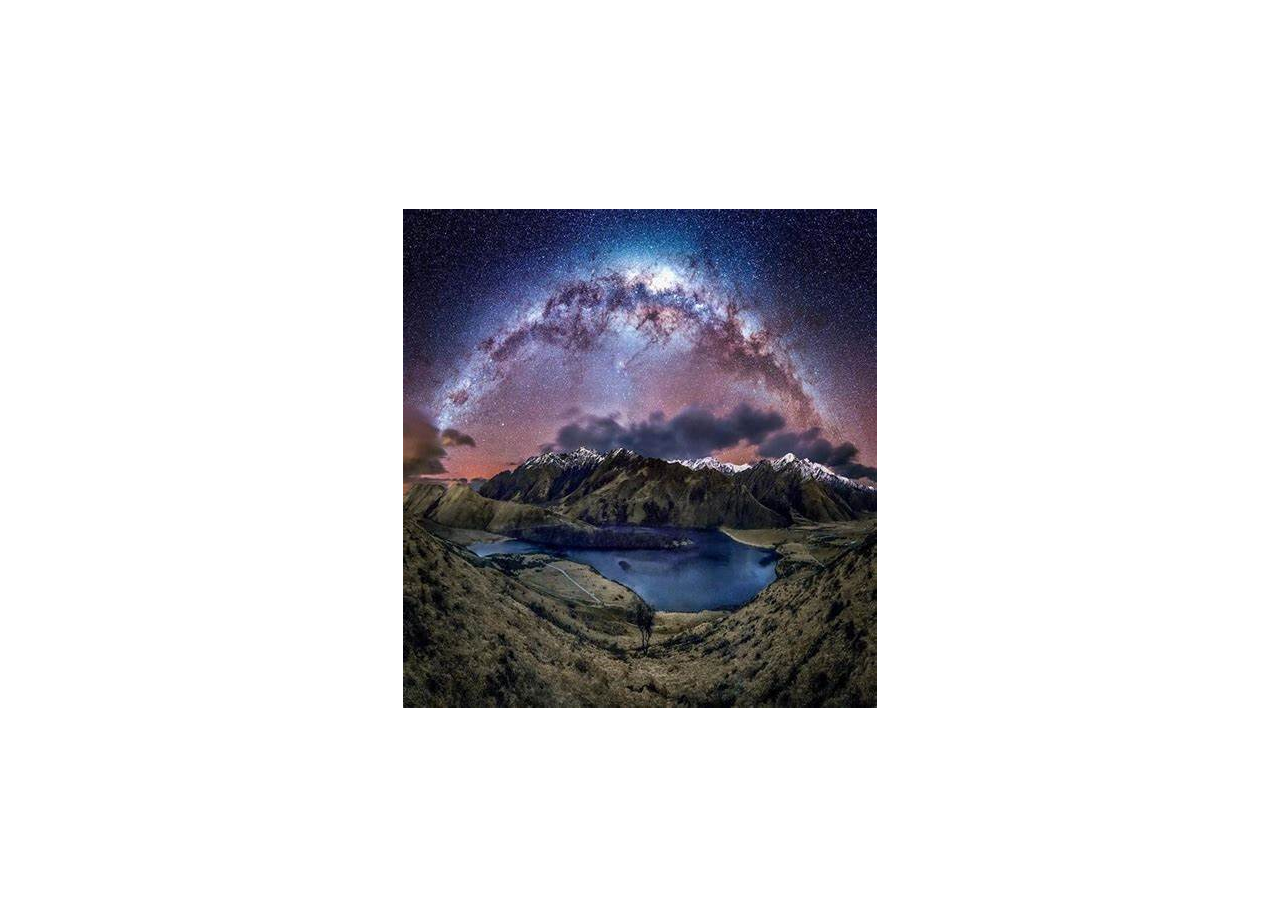
<file: problema_1/index.html>
<!DOCTYPE html>
<html lang="en">
<head>
    <meta charset="UTF-8">
    <meta name="viewport" content="width=device-width, initial-scale=1.0">
    <link rel="stylesheet" href="assets/css/styles.css">
    <title>Ejercicio 1</title>
</head>
<body>
    <div class="centrar-imagen">
        <img src="assets/imgs/imagen.jpg" alt="" class="img">
    </div>

    <script src="assets/js/index.js"></script>

</body>
</html>
</file>
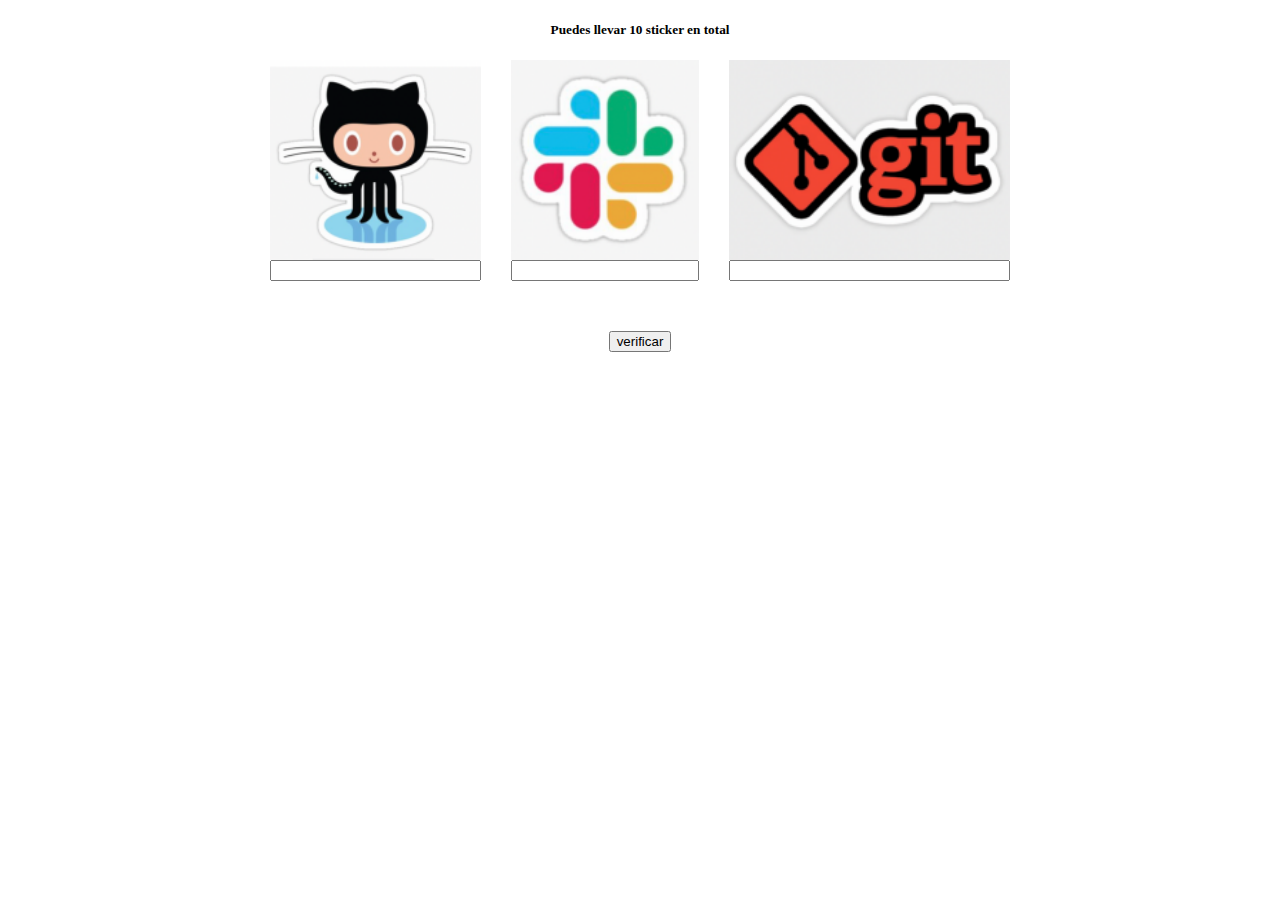
<file: problema_2/index.html>
<!DOCTYPE html>
<html lang="en">
<head>
    <meta charset="UTF-8">
    <meta name="viewport" content="width=device-width, initial-scale=1.0">
    <link rel="stylesheet" href="assets/css/styles.css">
    <title>Ejercicio 2</title>
</head>
<body>
    <h5>Puedes llevar 10 sticker en total</h5>
    <div class="conteiner">
        <div class="sticker">
            <img src="assets/imgs/imagen1.PNG" alt="">
            <input class="cantidad_1" type="number">
        </div>

        <div class="sticker">
            <img src="assets/imgs/imagen2.PNG" alt="">
            <input class="cantidad_2" type="number">
        </div>

        <div class="sticker">
            <img src="assets/imgs/imagen3.PNG" alt="">
            <input class="cantidad_3" type="number">
        </div>
    </div>


    <button class="verificar">verificar</button>
    <p class="respuesta"></p>


    <script src="assets/js/index.js"></script>
    
</body>
</html>
</file>
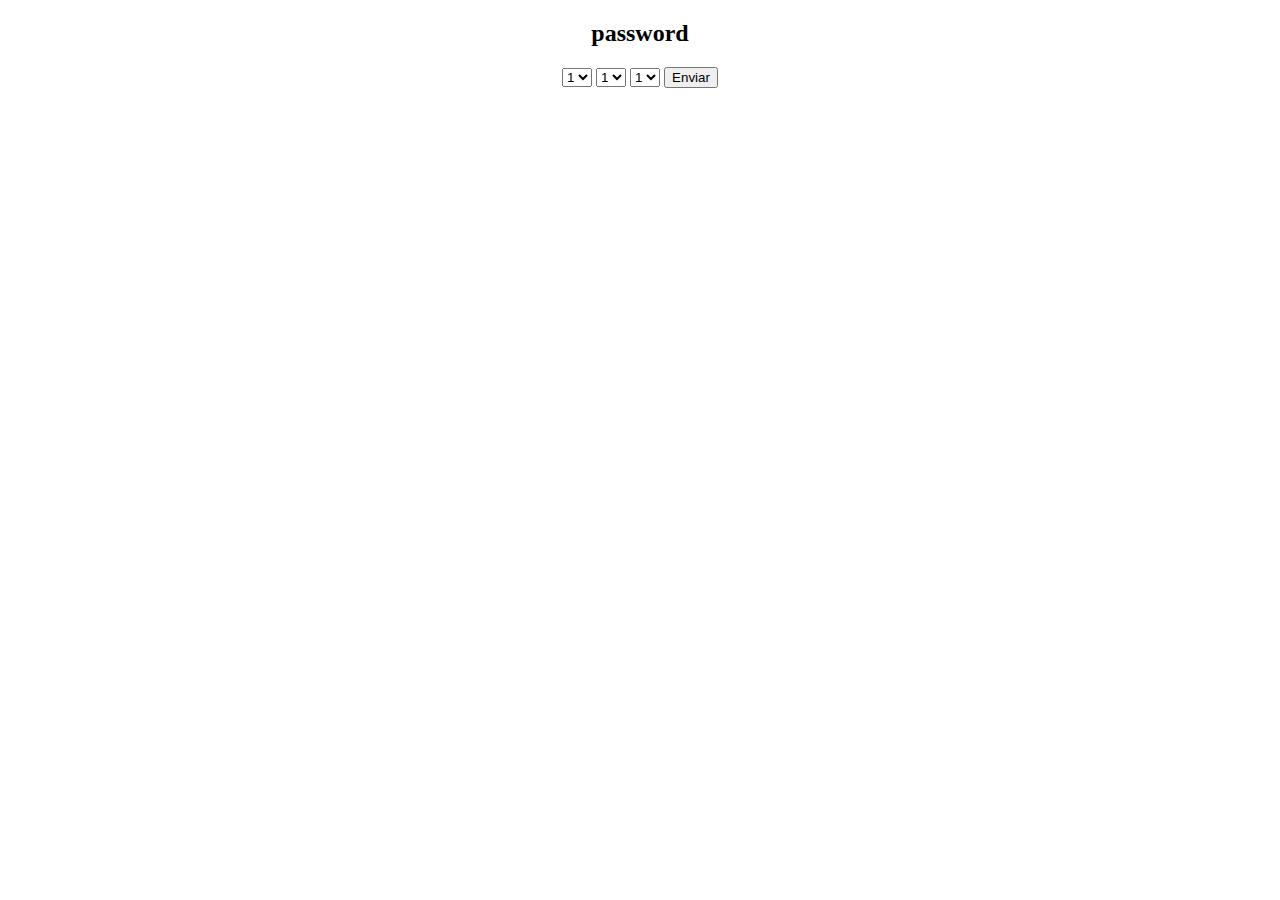
<file: problema_3/index.html>
<!DOCTYPE html>
<html lang="en">
<head>
    <meta charset="UTF-8">
    <meta name="viewport" content="width=device-width, initial-scale=1.0">
    <link rel="stylesheet" href="assets/css/styles.css">
    <title>Ejercicio 3</title>
</head>
<body>
    <h2>password</h2>
    <select name="" id="num1">
        <option value="1">1</option>
        <option value="2">2</option>
        <option value="3">3</option>
        <option value="4">4</option>
        <option value="5">5</option>
        <option value="6">6</option>
        <option value="7">7</option>
        <option value="8">8</option>
        <option value="9">9</option>
        <option value="0">0</option>
    </select>
    <select name="" id="num2">
        <option value="1">1</option>
        <option value="2">2</option>
        <option value="3">3</option>
        <option value="4">4</option>
        <option value="5">5</option>
        <option value="6">6</option>
        <option value="7">7</option>
        <option value="8">8</option>
        <option value="9">9</option>
        <option value="0">0</option>
    </select>
    <select name="" id="num3">
        <option value="1">1</option>
        <option value="2">2</option>
        <option value="3">3</option>
        <option value="4">4</option>
        <option value="5">5</option>
        <option value="6">6</option>
        <option value="7">7</option>
        <option value="8">8</option>
        <option value="9">9</option>
        <option value="0">0</option>
    </select>

    <button class="enviar">Enviar</button>

    <p class="mensaje"></p>

    <script src="assets/js/index.js"></script>
</body>
</html>
</file>
<file: problema_1/assets/css/styles.css>
.centrar-imagen {
    display: flex;
    justify-content: center;
    align-items: center;
    height: 100vh;
}

.centrar-imagen img {
    max-width: 100%;
    max-height: 100%;
    padding: 15px;
}
</file>
<file: problema_2/assets/css/styles.css>
body {
    text-align: center;
}

.conteiner {
    display: flex;
    flex-direction: row;
    justify-content: center;
    gap: 30px;

}

.sticker {
    display: flex;
    flex-direction: column;
    
}

.sticker > img {
    height: 200px;
}

button {
    margin: 50px;
}
</file>
<file: problema_3/assets/css/styles.css>
body {
    text-align: center;
}
</file>
